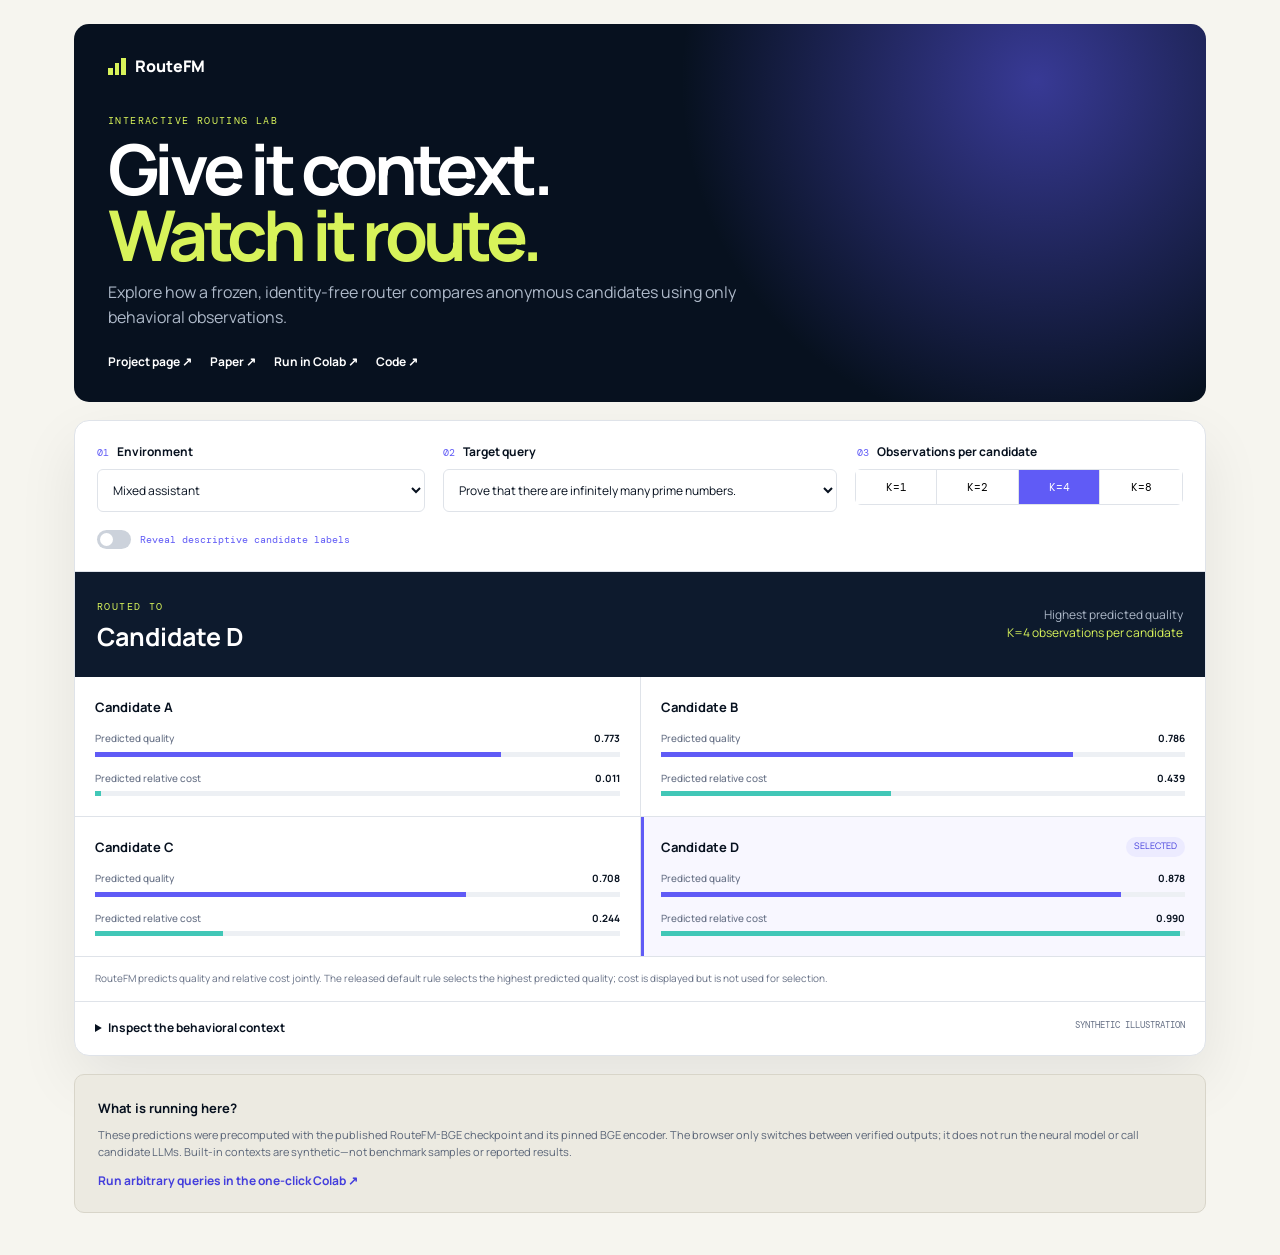
<file: static_demo/index.html>
<!doctype html>
<html lang="en">
<head>
  <meta charset="utf-8">
  <meta name="viewport" content="width=device-width, initial-scale=1">
  <meta name="description" content="Explore RouteFM-BGE routing predictions across anonymous candidate pools and context budgets.">
  <title>RouteFM Interactive Demo</title>
  <link rel="preconnect" href="https://fonts.googleapis.com">
  <link rel="preconnect" href="https://fonts.gstatic.com" crossorigin>
  <link href="https://fonts.googleapis.com/css2?family=DM+Mono:wght@400;500&family=Manrope:wght@400;500;600;700;800&display=swap" rel="stylesheet">
  <link rel="stylesheet" href="styles.css">
  <script defer src="app.js"></script>
</head>
<body>
  <main>
    <header class="hero">
      <div class="brand"><span class="mark"><i></i><i></i><i></i></span> RouteFM</div>
      <div class="tag">INTERACTIVE ROUTING LAB</div>
      <h1>Give it context.<br><em>Watch it route.</em></h1>
      <p>Explore how a frozen, identity-free router compares anonymous candidates using only behavioral observations.</p>
      <div class="hero-links"><a href="https://lamda-model-reuse.github.io/RouteFM/" target="_blank">Project page ↗</a><a href="https://arxiv.org/abs/2609.37362" target="_blank">Paper ↗</a><a href="https://colab.research.google.com/github/LAMDA-Model-Reuse/RouteFM/blob/main/examples/routefm_colab.ipynb" target="_blank">Run in Colab ↗</a><a href="https://github.com/LAMDA-Model-Reuse/RouteFM" target="_blank">Code ↗</a></div>
    </header>

    <section class="lab">
      <div class="controls">
        <label><span>01</span> Environment<select id="environment"></select></label>
        <label><span>02</span> Target query<select id="target"></select></label>
        <fieldset><legend><span>03</span> Observations per candidate</legend><div id="budgets" class="segments"></div></fieldset>
        <label class="toggle"><input id="reveal" type="checkbox"><i></i><span>Reveal descriptive candidate labels</span></label>
      </div>

      <div class="decision">
        <div><small>ROUTED TO</small><h2 id="choice">—</h2></div>
        <p>Highest predicted quality<br><span id="context-summary">—</span></p>
      </div>
      <div id="candidate-grid" class="candidate-grid" aria-live="polite"></div>
      <p class="decision-rule">RouteFM predicts quality and relative cost jointly. The released default rule selects the highest predicted quality; cost is displayed but is not used for selection.</p>

      <details>
        <summary>Inspect the behavioral context <span>synthetic illustration</span></summary>
        <div class="table-scroll"><table><thead id="context-head"></thead><tbody id="context-body"></tbody></table></div>
      </details>
    </section>

    <aside class="provenance">
      <strong>What is running here?</strong>
      <p>These predictions were precomputed with the published RouteFM-BGE checkpoint and its pinned BGE encoder. The browser only switches between verified outputs; it does not run the neural model or call candidate LLMs. Built-in contexts are synthetic—not benchmark samples or reported results.</p>
      <a href="https://colab.research.google.com/github/LAMDA-Model-Reuse/RouteFM/blob/main/examples/routefm_colab.ipynb" target="_blank">Run arbitrary queries in the one-click Colab ↗</a>
    </aside>
  </main>
</body>
</html>
</file>
<file: static_demo/styles.css>
:root{--ink:#07111f;--muted:#667085;--paper:#f6f5ef;--white:#fff;--line:#dfe3e9;--purple:#605bf6;--lime:#d8f35a;--cyan:#41c7b7;--mono:"DM Mono",monospace;--sans:"Manrope",sans-serif}*{box-sizing:border-box}body{margin:0;color:var(--ink);background:var(--paper);font-family:var(--sans);line-height:1.55}main{max-width:1180px;margin:auto;padding:24px}.hero{position:relative;overflow:hidden;padding:30px 34px;border-radius:15px;color:#fff;background:radial-gradient(circle at 85% 15%,rgba(96,91,246,.55),transparent 35%),var(--ink)}.brand{display:flex;align-items:center;gap:9px;font-weight:800}.mark{display:flex;align-items:end;gap:2px;width:18px;height:17px}.mark i{display:block;flex:1;background:var(--lime)}.mark i:nth-child(1){height:40%}.mark i:nth-child(2){height:70%}.mark i:nth-child(3){height:100%}.tag{margin-top:35px;color:var(--lime);font:10px var(--mono);letter-spacing:.14em}.hero h1{margin:8px 0 12px;font-size:clamp(40px,7vw,70px);line-height:.95;letter-spacing:-.065em}.hero h1 em{color:var(--lime);font-style:normal}.hero>p{max-width:690px;margin:0;color:#aeb9c9}.hero-links{display:flex;flex-wrap:wrap;gap:18px;margin-top:24px}.hero a,.provenance a{color:inherit;font-size:12px;font-weight:700;text-decoration:none}.lab{overflow:hidden;margin-top:18px;border:1px solid var(--line);border-radius:15px;background:var(--white);box-shadow:0 24px 60px rgba(7,17,31,.08)}.controls{display:grid;grid-template-columns:1fr 1.2fr 1fr;gap:18px;padding:22px;border-bottom:1px solid var(--line)}label,legend{font-size:12px;font-weight:700}label>span,legend>span{margin-right:6px;color:var(--purple);font:10px var(--mono)}select{display:block;width:100%;margin-top:7px;padding:11px 36px 11px 11px;border:1px solid var(--line);border-radius:6px;color:var(--ink);background:#fff;font:12px var(--sans)}fieldset{margin:0;padding:0;border:0}.segments{display:grid;grid-template-columns:repeat(4,1fr);margin-top:7px;border:1px solid var(--line);border-radius:6px}.segments button{padding:10px 2px;border:0;border-right:1px solid var(--line);background:#fff;cursor:pointer;font:11px var(--mono)}.segments button:last-child{border-right:0}.segments button.active{color:#fff;background:var(--purple)}.toggle{display:flex;align-items:center;gap:9px;grid-column:1/-1;color:var(--muted);font-weight:500}.toggle input{position:absolute;opacity:0}.toggle i{position:relative;width:34px;height:19px;border-radius:20px;background:#ccd2db;transition:.2s}.toggle i:after{content:"";position:absolute;top:3px;left:3px;width:13px;height:13px;border-radius:50%;background:#fff;transition:.2s}.toggle input:checked+i{background:var(--purple)}.toggle input:checked+i:after{transform:translateX(15px)}.decision{display:flex;align-items:center;justify-content:space-between;gap:20px;padding:20px 22px;color:#fff;background:#0d1a2d}.decision small{color:var(--lime);font:10px var(--mono);letter-spacing:.14em}.decision h2{margin:2px 0 0;font-size:25px}.decision p{margin:0;color:#aeb9c9;text-align:right;font-size:12px}.decision p span{color:var(--lime)}.candidate-grid{display:grid;grid-template-columns:repeat(2,minmax(0,1fr));gap:1px;background:var(--line)}.candidate{padding:20px;background:#fff}.candidate.selected{background:#f8f7ff;box-shadow:inset 3px 0 var(--purple)}.candidate-top,.measure label{display:flex;justify-content:space-between;gap:10px}.candidate-top strong{font-size:13px}.candidate-top span{padding:2px 8px;border-radius:20px;color:#443edc;background:#ecebff;font-size:9px;text-transform:uppercase}.measure{margin-top:14px}.measure label{color:var(--muted);font-size:10px;font-weight:500}.measure label b{color:var(--ink)}.bar{height:5px;margin-top:5px;background:#edf0f4}.bar i{display:block;height:100%;background:var(--purple)}.measure.cost .bar i{background:var(--cyan)}.decision-rule{margin:0;padding:14px 20px;border-top:1px solid var(--line);color:var(--muted);font-size:10px}details{border-top:1px solid var(--line)}summary{padding:17px 20px;cursor:pointer;font-size:12px;font-weight:700}summary span{float:right;color:var(--muted);font:9px var(--mono);text-transform:uppercase}.table-scroll{overflow-x:auto;padding:0 20px 20px}table{width:100%;min-width:820px;border-collapse:collapse;font-size:10px}th,td{padding:8px;border:1px solid var(--line);text-align:right}th:first-child,td:first-child{min-width:280px;text-align:left}th{color:var(--muted);background:#f7f8fa}.provenance{margin:18px 0;padding:20px 23px;border:1px solid #d8d5c9;border-radius:10px;background:#eceae1}.provenance strong{font-size:13px}.provenance p{margin:7px 0;color:#596477;font-size:11px}.provenance a{color:#443edc}@media(max-width:760px){main{padding:10px}.hero{padding:24px}.controls{grid-template-columns:1fr}.toggle{grid-column:auto}.candidate-grid{grid-template-columns:1fr}.decision{align-items:flex-start;flex-direction:column}.decision p{text-align:left}.hero h1{font-size:45px}}
</file>
